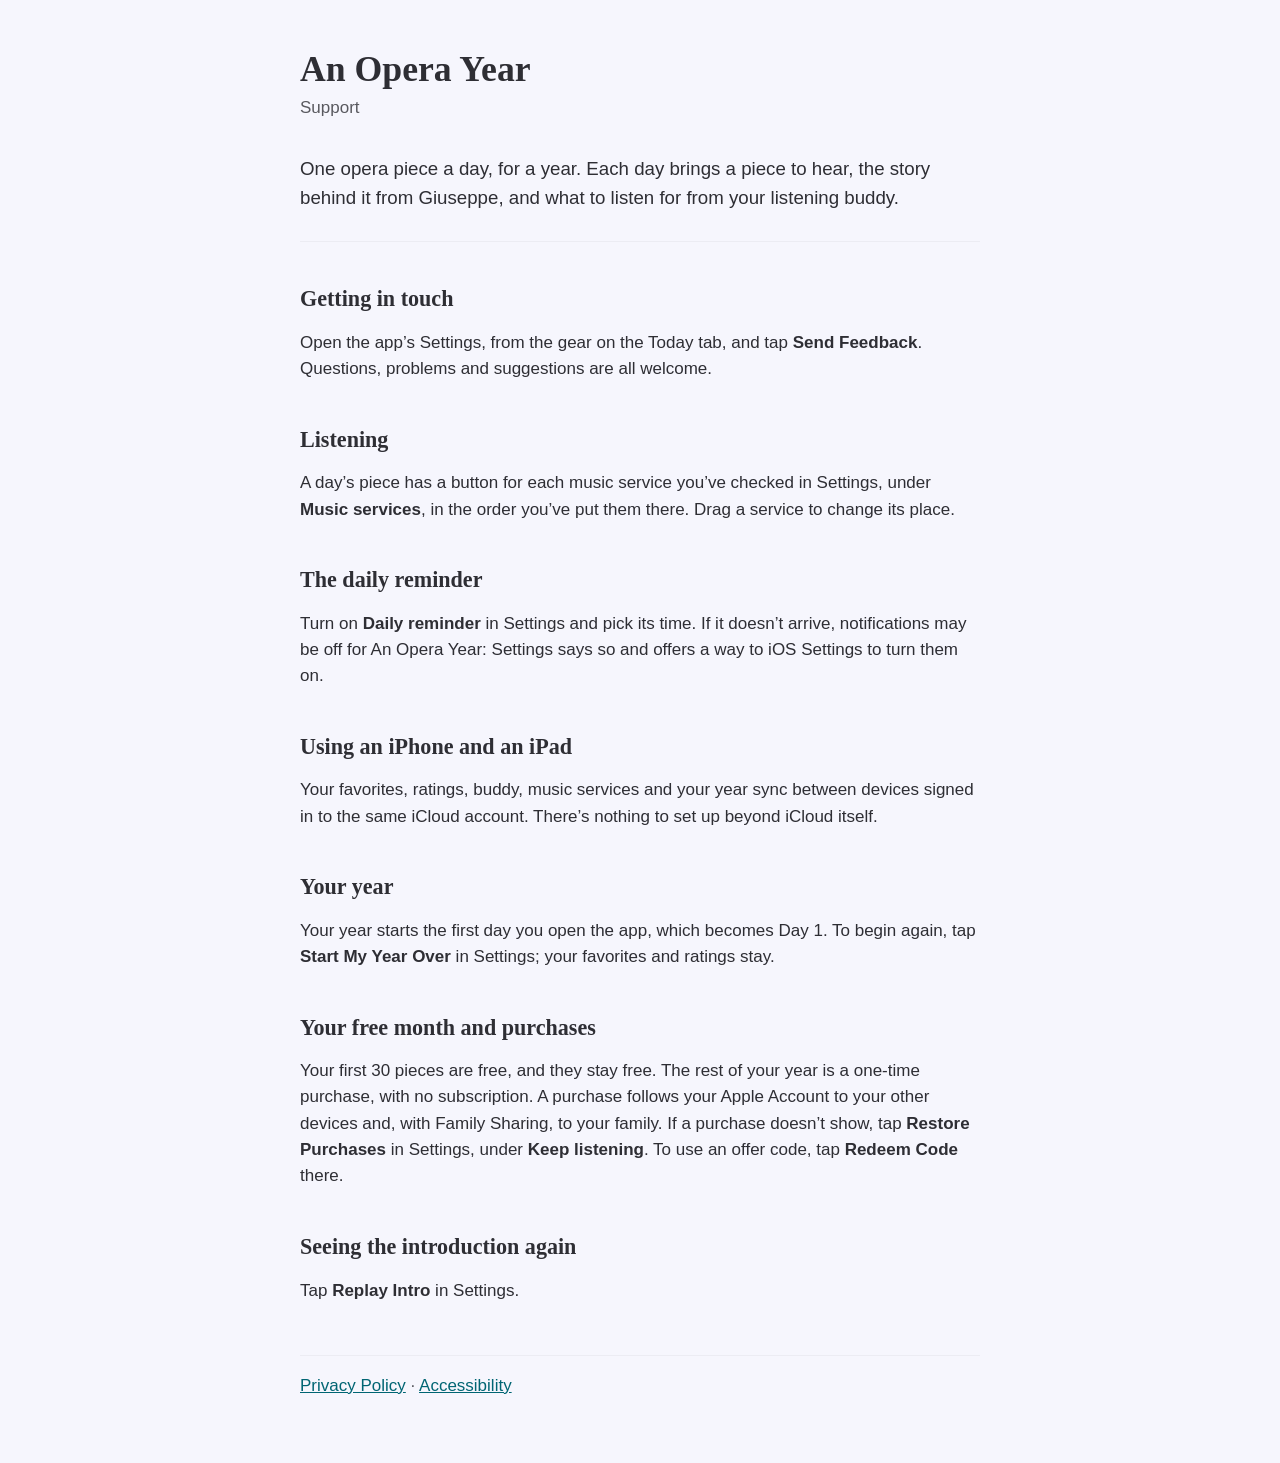
<file: index.html>
<!doctype html>
<html lang="en">
<head>
<meta charset="utf-8">
<meta name="viewport" content="width=device-width, initial-scale=1">
<title>An Opera Year · Support</title>
<link rel="stylesheet" href="style.css">
</head>
<body>
<main>
  <h1>An Opera Year</h1>
  <p class="dateline">Support</p>

  <p class="lead">One opera piece a day, for a year. Each day brings a piece to hear, the
  story behind it from Giuseppe, and what to listen for from your listening buddy.</p>

  <h2>Getting in touch</h2>
  <p>Open the app’s Settings, from the gear on the Today tab, and tap
  <strong>Send Feedback</strong>. Questions, problems and suggestions are all welcome.</p>

  <h2>Listening</h2>
  <p>A day’s piece has a button for each music service you’ve checked in Settings, under
  <strong>Music services</strong>, in the order you’ve put them there. Drag a service to
  change its place.</p>

  <h2>The daily reminder</h2>
  <p>Turn on <strong>Daily reminder</strong> in Settings and pick its time. If it doesn’t
  arrive, notifications may be off for An Opera Year: Settings says so and offers a way to
  iOS Settings to turn them on.</p>

  <h2>Using an iPhone and an iPad</h2>
  <p>Your favorites, ratings, buddy, music services and your year sync between devices
  signed in to the same iCloud account. There’s nothing to set up beyond iCloud itself.</p>

  <h2>Your year</h2>
  <p>Your year starts the first day you open the app, which becomes Day 1. To begin again,
  tap <strong>Start My Year Over</strong> in Settings; your favorites and ratings stay.</p>

  <h2>Your free month and purchases</h2>
  <p>Your first 30 pieces are free, and they stay free. The rest of your year is a one-time
  purchase, with no subscription. A purchase follows your Apple
  Account to your other devices and, with Family Sharing, to your family. If a purchase
  doesn’t show, tap <strong>Restore Purchases</strong> in Settings, under
  <strong>Keep listening</strong>. To use an offer code, tap <strong>Redeem Code</strong>
  there.</p>

  <h2>Seeing the introduction again</h2>
  <p>Tap <strong>Replay Intro</strong> in Settings.</p>

  <footer><a href="privacy.html">Privacy Policy</a> · <a href="accessibility.html">Accessibility</a></footer>
</main>
</body>
</html>
</file>
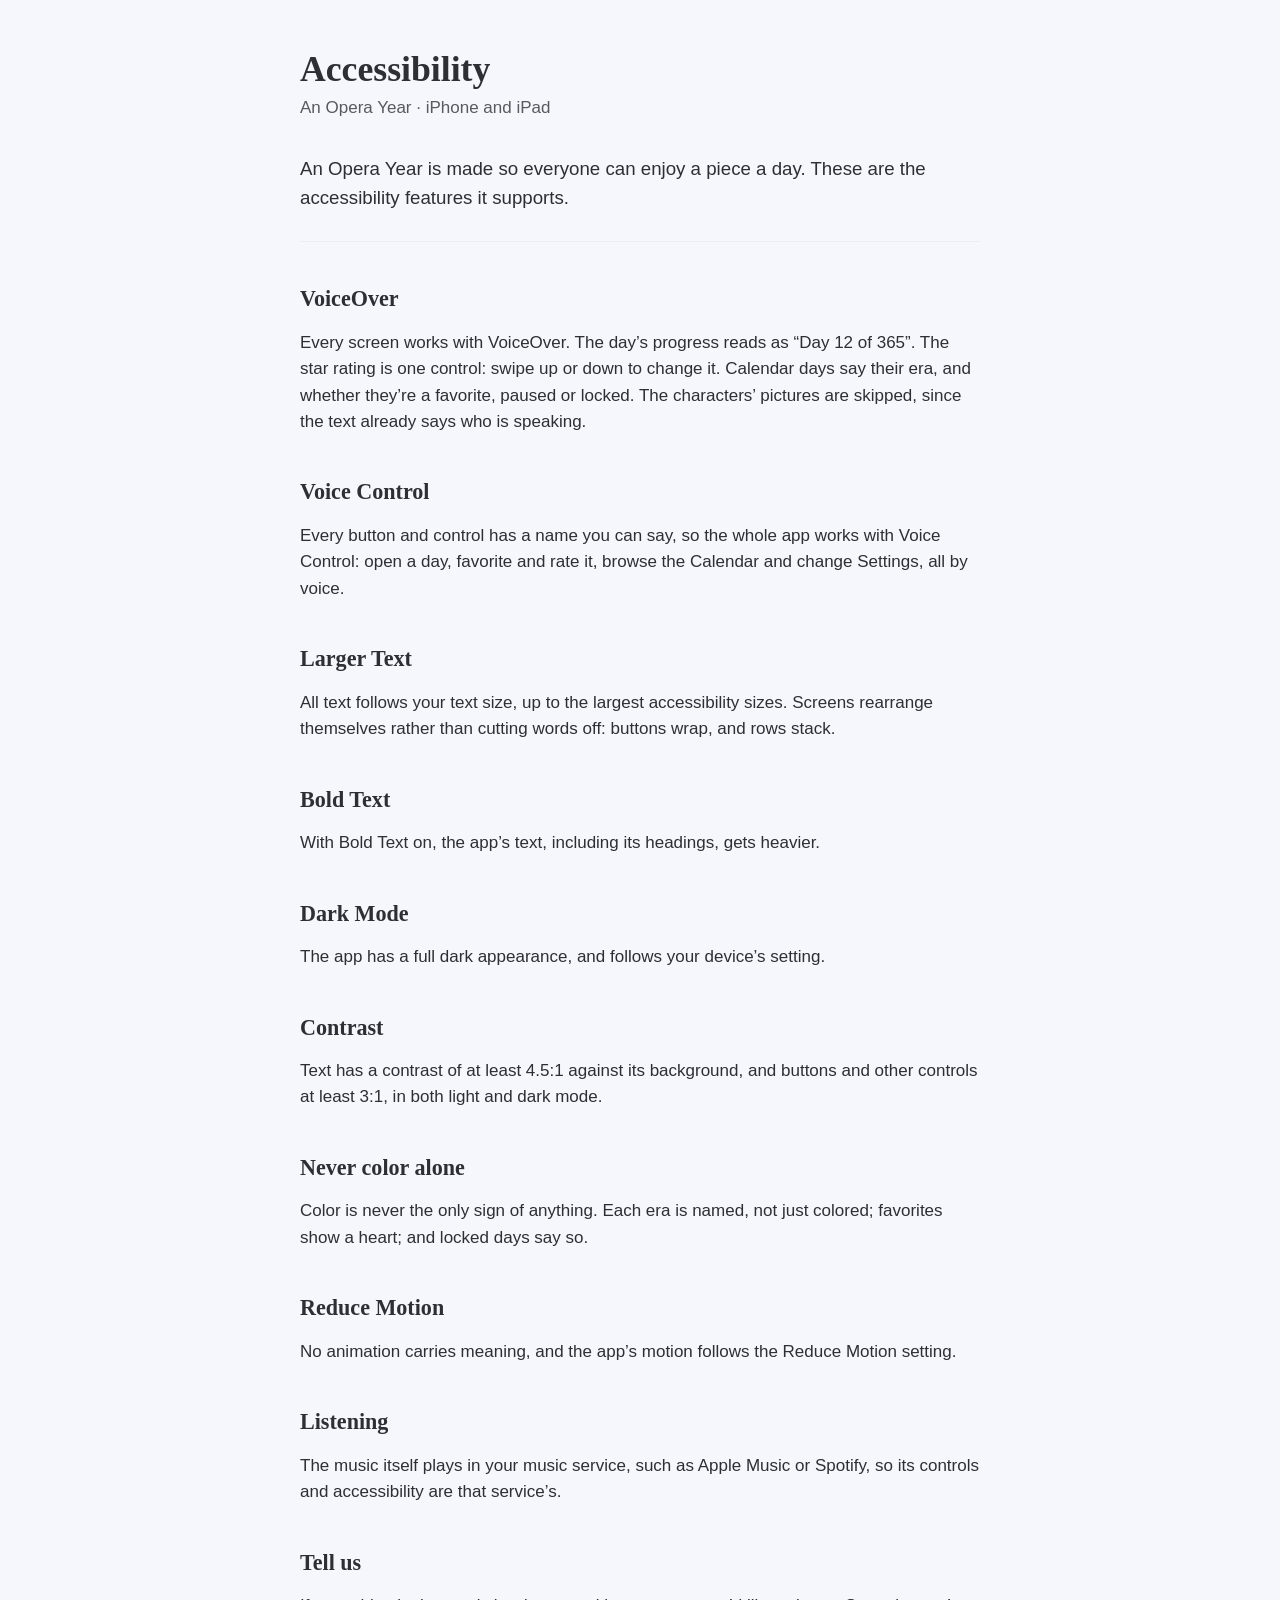
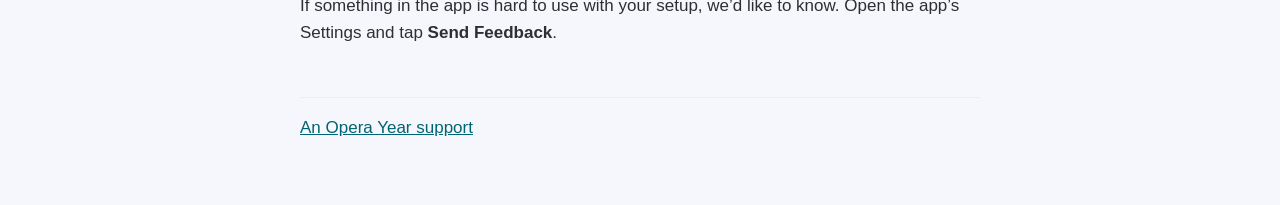
<file: accessibility.html>
<!doctype html>
<html lang="en">
<head>
<meta charset="utf-8">
<meta name="viewport" content="width=device-width, initial-scale=1">
<title>An Opera Year · Accessibility</title>
<link rel="stylesheet" href="style.css">
</head>
<body>
<main>
  <h1>Accessibility</h1>
  <p class="dateline">An Opera Year · iPhone and iPad</p>

  <p class="lead">An Opera Year is made so everyone can enjoy a piece a day. These are the
  accessibility features it supports.</p>

  <h2>VoiceOver</h2>
  <p>Every screen works with VoiceOver. The day’s progress reads as “Day 12 of 365”. The
  star rating is one control: swipe up or down to change it. Calendar days say their era,
  and whether they’re a favorite, paused or locked. The characters’ pictures are skipped,
  since the text already says who is speaking.</p>

  <h2>Voice Control</h2>
  <p>Every button and control has a name you can say, so the whole app works with Voice
  Control: open a day, favorite and rate it, browse the Calendar and change Settings, all
  by voice.</p>

  <h2>Larger Text</h2>
  <p>All text follows your text size, up to the largest accessibility sizes. Screens
  rearrange themselves rather than cutting words off: buttons wrap, and rows stack.</p>

  <h2>Bold Text</h2>
  <p>With Bold Text on, the app’s text, including its headings, gets heavier.</p>

  <h2>Dark Mode</h2>
  <p>The app has a full dark appearance, and follows your device’s setting.</p>

  <h2>Contrast</h2>
  <p>Text has a contrast of at least 4.5:1 against its background, and buttons and other
  controls at least 3:1, in both light and dark mode.</p>

  <h2>Never color alone</h2>
  <p>Color is never the only sign of anything. Each era is named, not just colored;
  favorites show a heart; and locked days say so.</p>

  <h2>Reduce Motion</h2>
  <p>No animation carries meaning, and the app’s motion follows the Reduce Motion
  setting.</p>

  <h2>Listening</h2>
  <p>The music itself plays in your music service, such as Apple Music or Spotify, so its
  controls and accessibility are that service’s.</p>

  <h2>Tell us</h2>
  <p>If something in the app is hard to use with your setup, we’d like to know. Open the
  app’s Settings and tap <strong>Send Feedback</strong>.</p>

  <footer><a href="./">An Opera Year support</a></footer>
</main>
</body>
</html>
</file>
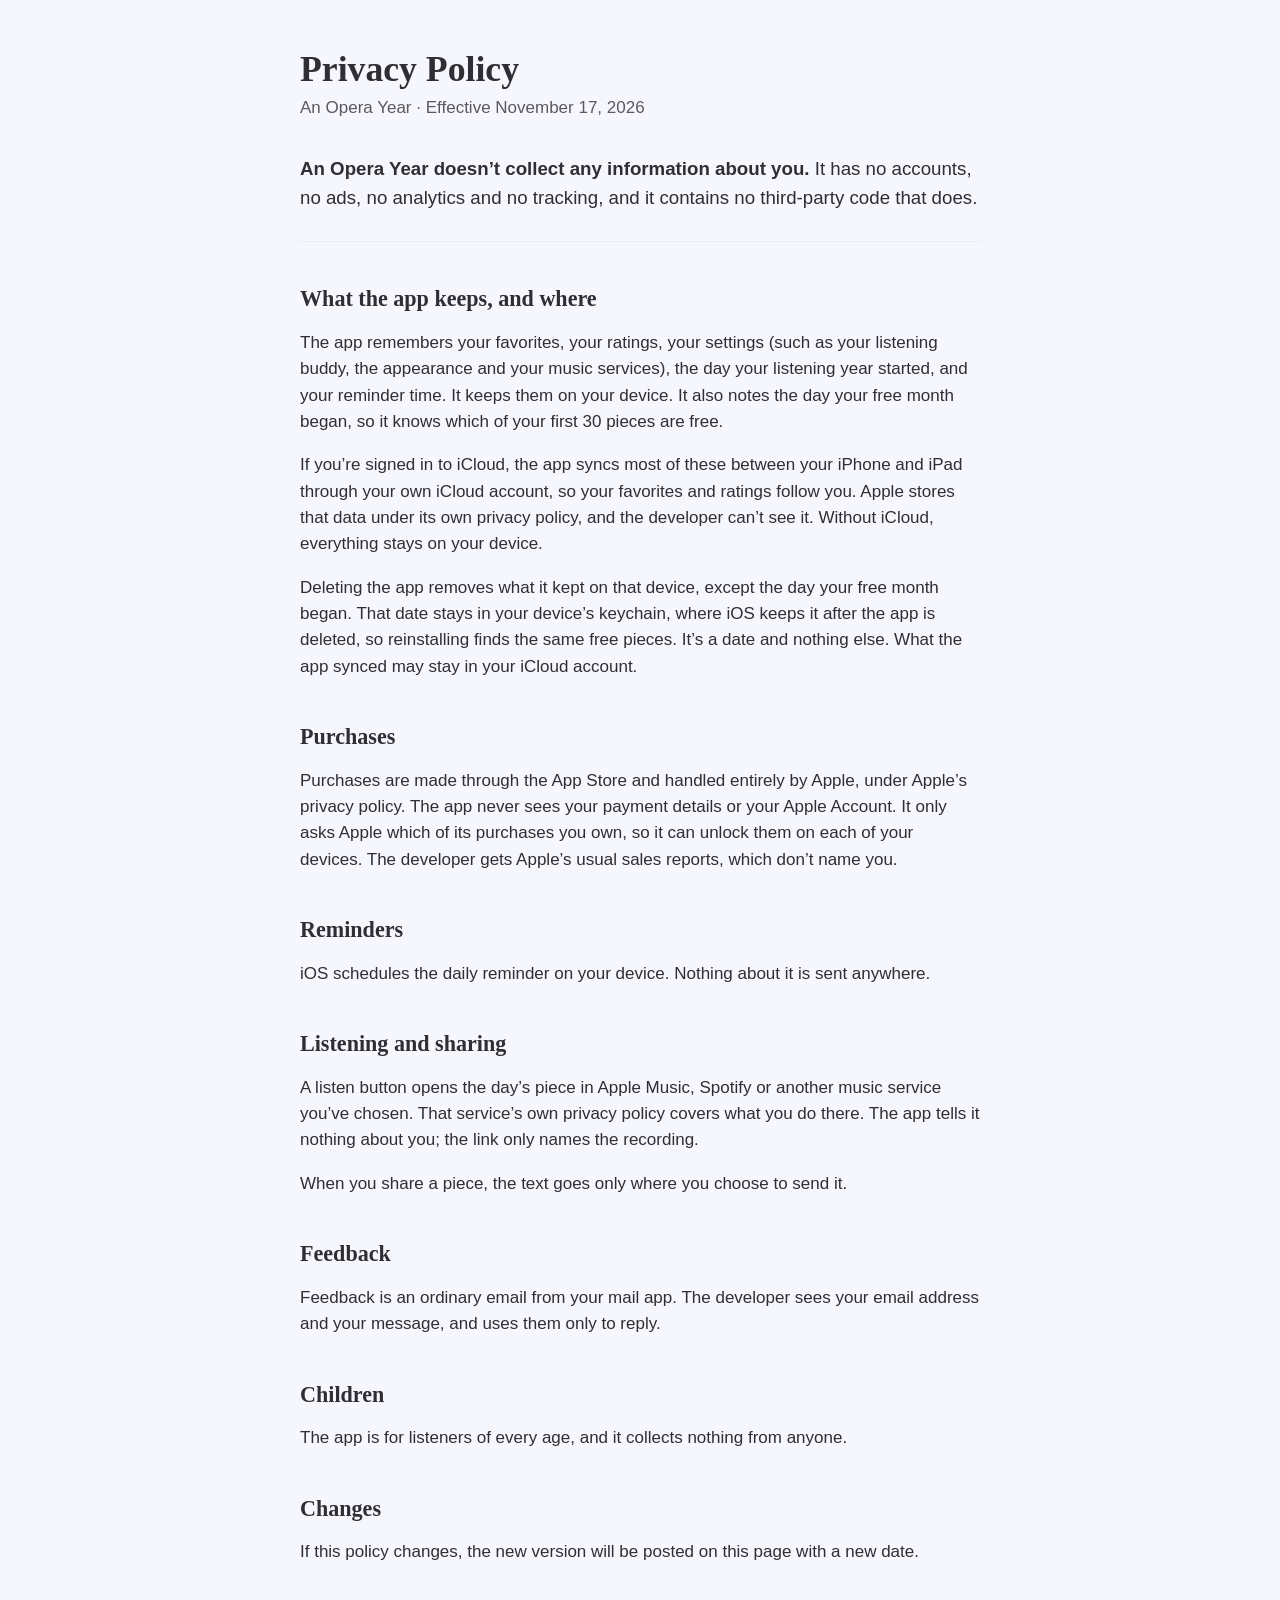
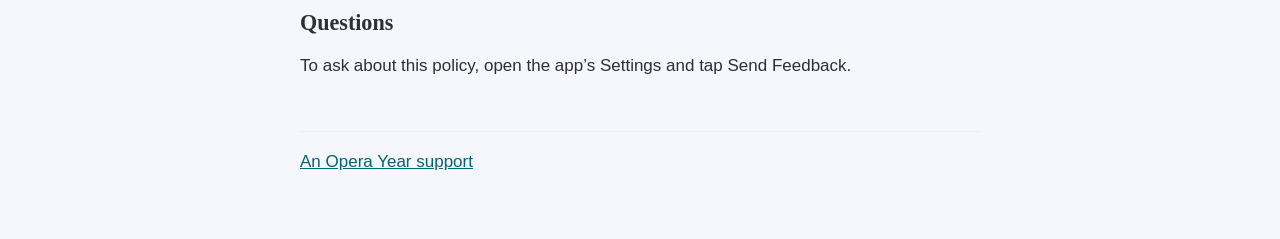
<file: privacy.html>
<!doctype html>
<html lang="en">
<head>
<meta charset="utf-8">
<meta name="viewport" content="width=device-width, initial-scale=1">
<title>An Opera Year · Privacy Policy</title>
<link rel="stylesheet" href="style.css">
</head>
<body>
<main>
  <h1>Privacy Policy</h1>
  <p class="dateline">An Opera Year · Effective November 17, 2026</p>

  <p class="lead"><strong>An Opera Year doesn’t collect any information about you.</strong>
  It has no accounts, no ads, no analytics and no tracking, and it contains no third-party
  code that does.</p>

  <h2>What the app keeps, and where</h2>
  <p>The app remembers your favorites, your ratings, your settings (such as your listening
  buddy, the appearance and your music services), the day your listening year started, and
  your reminder time. It keeps them on your device. It also notes the day your free month
  began, so it knows which of your first 30 pieces are free.</p>
  <p>If you’re signed in to iCloud, the app syncs most of these between your iPhone and iPad
  through your own iCloud account, so your favorites and ratings follow you. Apple stores
  that data under its own privacy policy, and the developer can’t see it. Without iCloud,
  everything stays on your device.</p>
  <p>Deleting the app removes what it kept on that device, except the day your free month
  began. That date stays in your device’s keychain, where iOS keeps it after the app is
  deleted, so reinstalling finds the same free pieces. It’s a date and nothing else. What the
  app synced may stay in your iCloud account.</p>

  <h2>Purchases</h2>
  <p>Purchases are made through the App Store and handled entirely by Apple, under Apple’s
  privacy policy. The app never sees your payment details or your Apple Account. It only
  asks Apple which of its purchases you own, so it can unlock them on each of your
  devices. The developer gets Apple’s usual sales reports, which don’t name you.</p>

  <h2>Reminders</h2>
  <p>iOS schedules the daily reminder on your device. Nothing about it is sent anywhere.</p>

  <h2>Listening and sharing</h2>
  <p>A listen button opens the day’s piece in Apple Music, Spotify or another music service
  you’ve chosen. That service’s own privacy policy covers what you do there. The app tells
  it nothing about you; the link only names the recording.</p>
  <p>When you share a piece, the text goes only where you choose to send it.</p>

  <h2>Feedback</h2>
  <p>Feedback is an ordinary email from your mail app. The developer sees your email address
  and your message, and uses them only to reply.</p>

  <h2>Children</h2>
  <p>The app is for listeners of every age, and it collects nothing from anyone.</p>

  <h2>Changes</h2>
  <p>If this policy changes, the new version will be posted on this page with a new date.</p>

  <h2>Questions</h2>
  <p>To ask about this policy, open the app’s Settings and tap Send Feedback.</p>

  <footer><a href="./">An Opera Year support</a></footer>
</main>
</body>
</html>
</file>
<file: style.css>
/* An Opera Year's web pages, in the app's colors (docs/color-system.md). No external
   fonts, scripts or images: the pages send nothing anywhere. */
:root {
  --canvas: #F6F6FD;
  --text: #2E2E34;
  --secondary: #59595F;
  --accent: #006573;
  --rule: #ECECF3;
  color-scheme: light dark;
}

@media (prefers-color-scheme: dark) {
  :root {
    --canvas: #1D1D23;
    --text: #F6F6FD;
    --secondary: #DADAE1;
    --accent: #63D7E1;
    --rule: #434349;
  }
}

body {
  margin: 0;
  background: var(--canvas);
  color: var(--text);
  font: 17px/1.55 -apple-system, BlinkMacSystemFont, "Segoe UI", Helvetica, Arial, sans-serif;
}

main {
  max-width: 680px;
  margin: 0 auto;
  padding: 48px 16px 64px;
}

h1, h2 {
  font-family: "Bodoni Moda", Didot, Georgia, "Times New Roman", serif;
  font-weight: 700;
  line-height: 1.2;
}

h1 { font-size: 2.1em; margin: 0 0 4px; }
h2 { font-size: 1.3em; margin: 2em 0 0.4em; }

.dateline { color: var(--secondary); margin: 0 0 2em; }
.lead { font-size: 1.1em; padding-bottom: 1.5em; border-bottom: 1px solid var(--rule); }
footer { margin-top: 3em; padding-top: 1em; border-top: 1px solid var(--rule); color: var(--secondary); }
a { color: var(--accent); }
</file>
